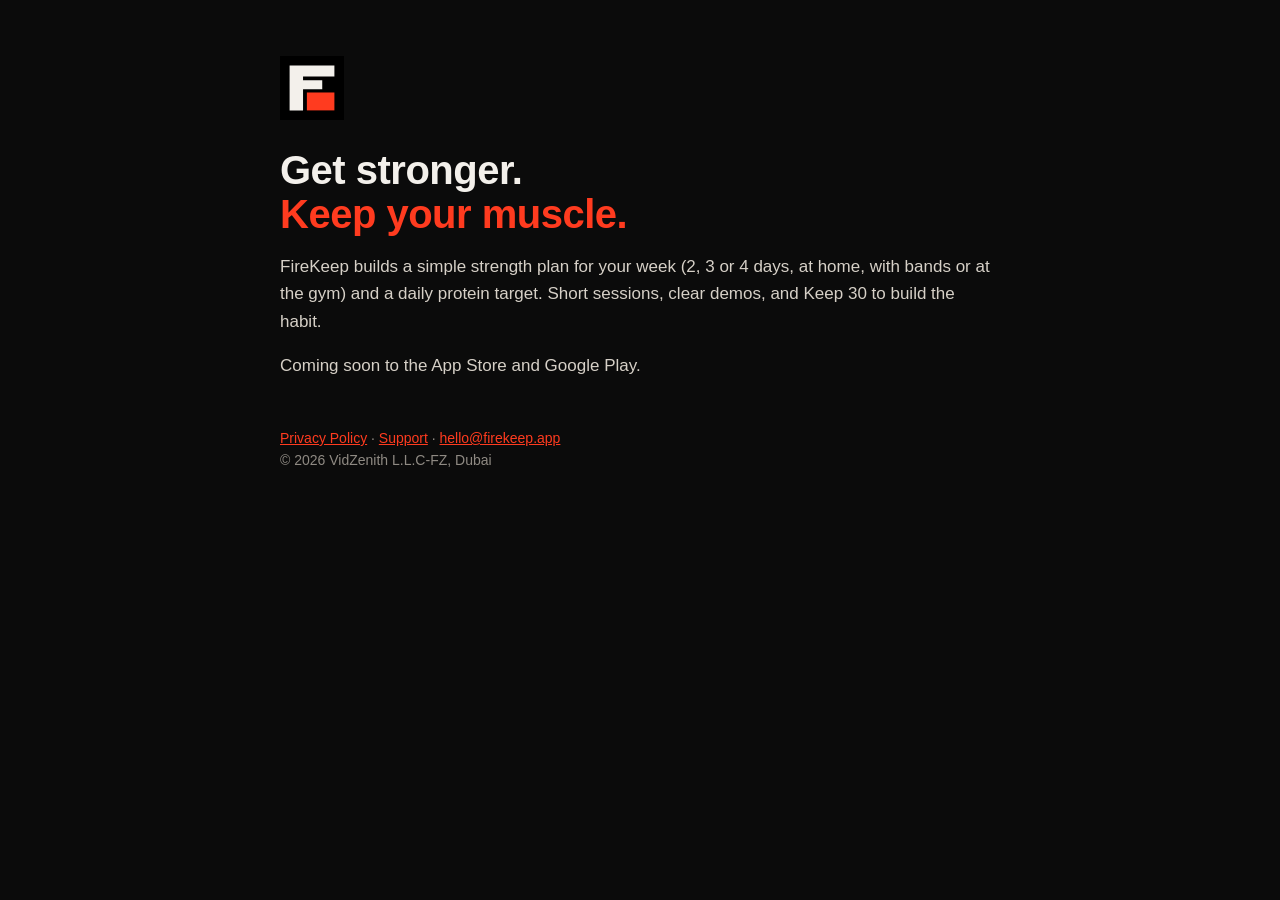
<file: index.html>
<!doctype html>
<html lang="en"><head><meta charset="utf-8"><meta name="viewport" content="width=device-width,initial-scale=1">
<title>FireKeep · Strength & Protein</title>
<meta name="description" content="A simple strength plan and protein tracker for adults. Train 2-4 days a week. Keep your muscle.">
<style>
  :root { color-scheme: dark; }
  body { margin: 0; background: #0b0b0b; color: #f3f0eb; font: 17px/1.6 -apple-system, Helvetica, Arial, sans-serif; }
  main { max-width: 720px; margin: 0 auto; padding: 56px 16px 64px; }
  .logo { width: 64px; height: 64px; }
  h1 { font-size: 40px; line-height: 1.1; margin: 20px 0 8px; letter-spacing: -0.5px; }
  .ember { color: #ff3b1f; } p { color: #d6d0c7; } a { color: #ff3b1f; }
  footer { margin-top: 48px; font-size: 14px; color: #8f8a83; }
</style></head><body><main>
<svg class="logo" viewBox="0 0 100 100" aria-label="FireKeep"><rect width="100" height="100" fill="#000"/><path d="M15 15h70v17H36v6h30v14H36v33H15z" fill="#f3f0eb"/><rect x="42" y="57" width="43" height="28" fill="#ff3b1f"/></svg>
<h1>Get stronger.<br><span class="ember">Keep your muscle.</span></h1>
<p>FireKeep builds a simple strength plan for your week (2, 3 or 4 days, at home, with bands or at the gym) and a daily protein target. Short sessions, clear demos, and Keep 30 to build the habit.</p>
<p>Coming soon to the App Store and Google Play.</p>
<footer><a href="privacy.html">Privacy Policy</a> · <a href="support.html">Support</a> · <a href="mailto:hello@firekeep.app">hello@firekeep.app</a><br>© 2026 VidZenith L.L.C-FZ, Dubai</footer>
</main></body></html>
</file>
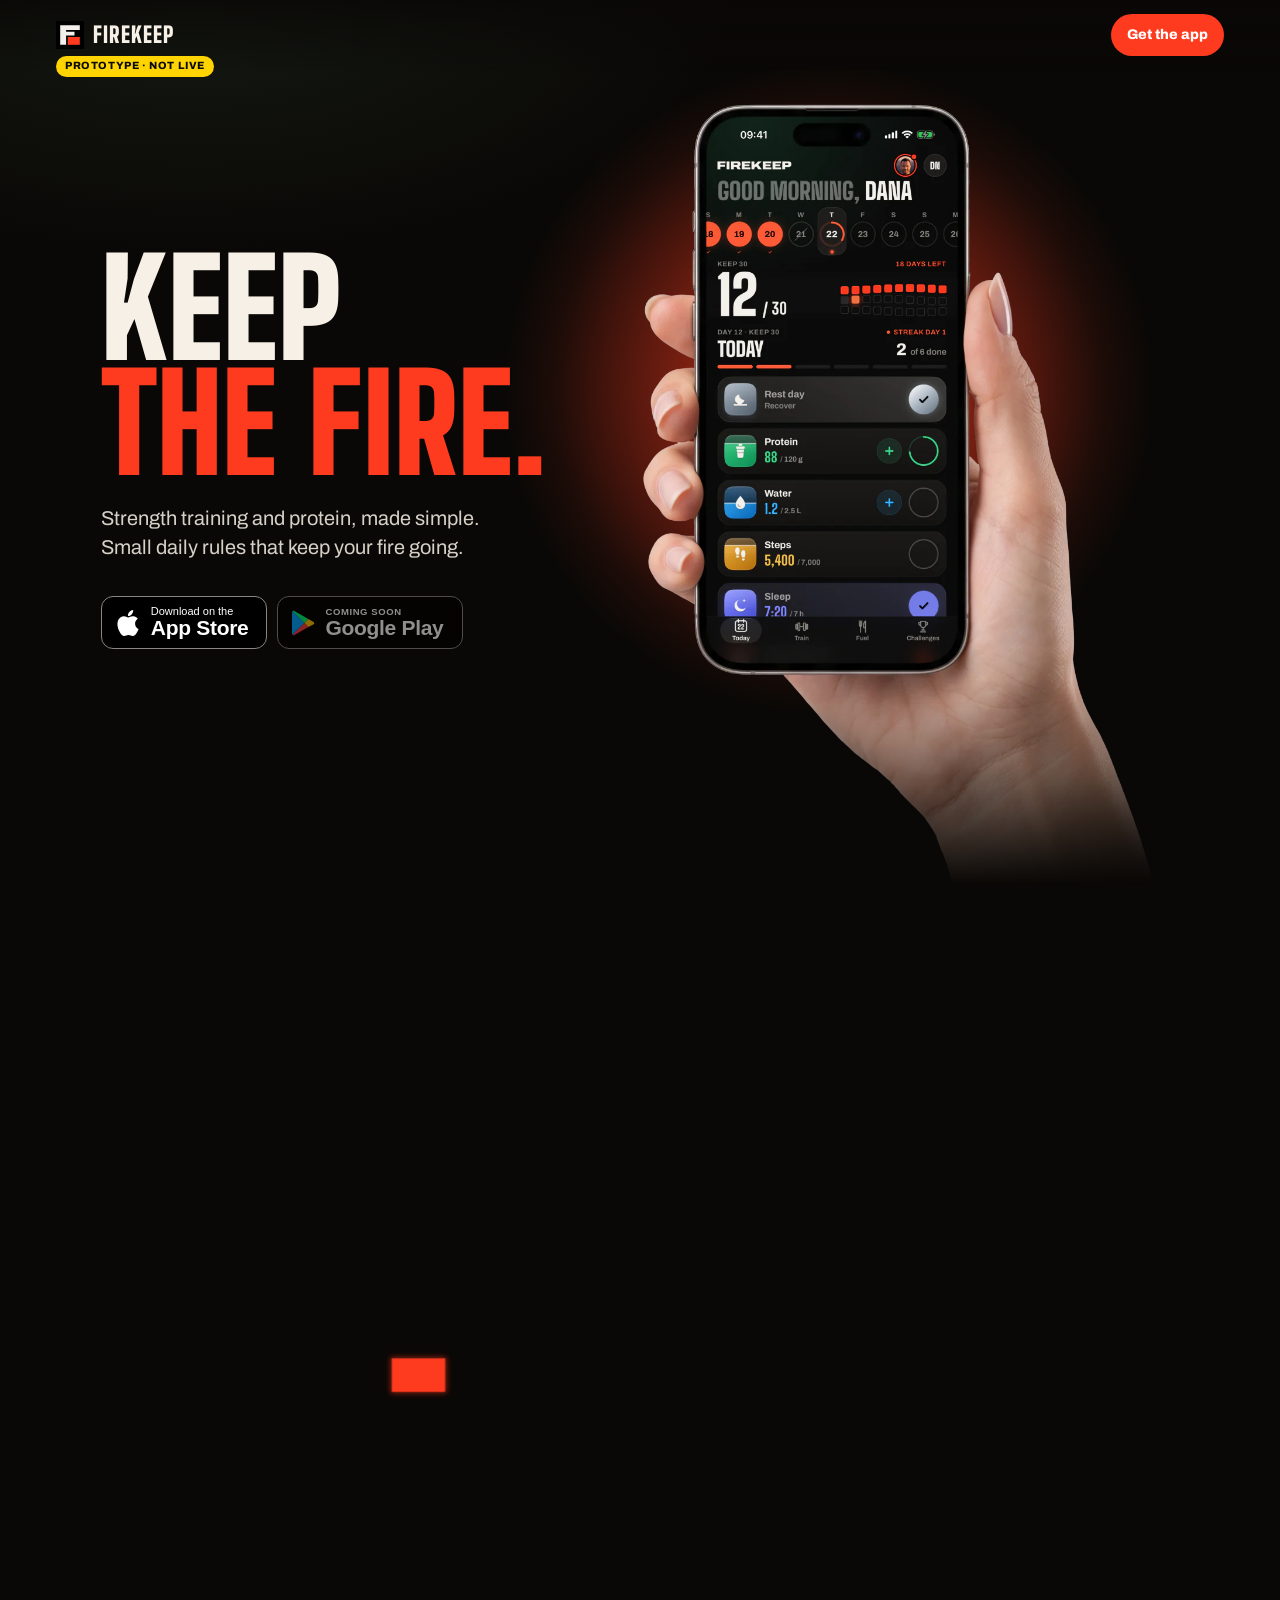
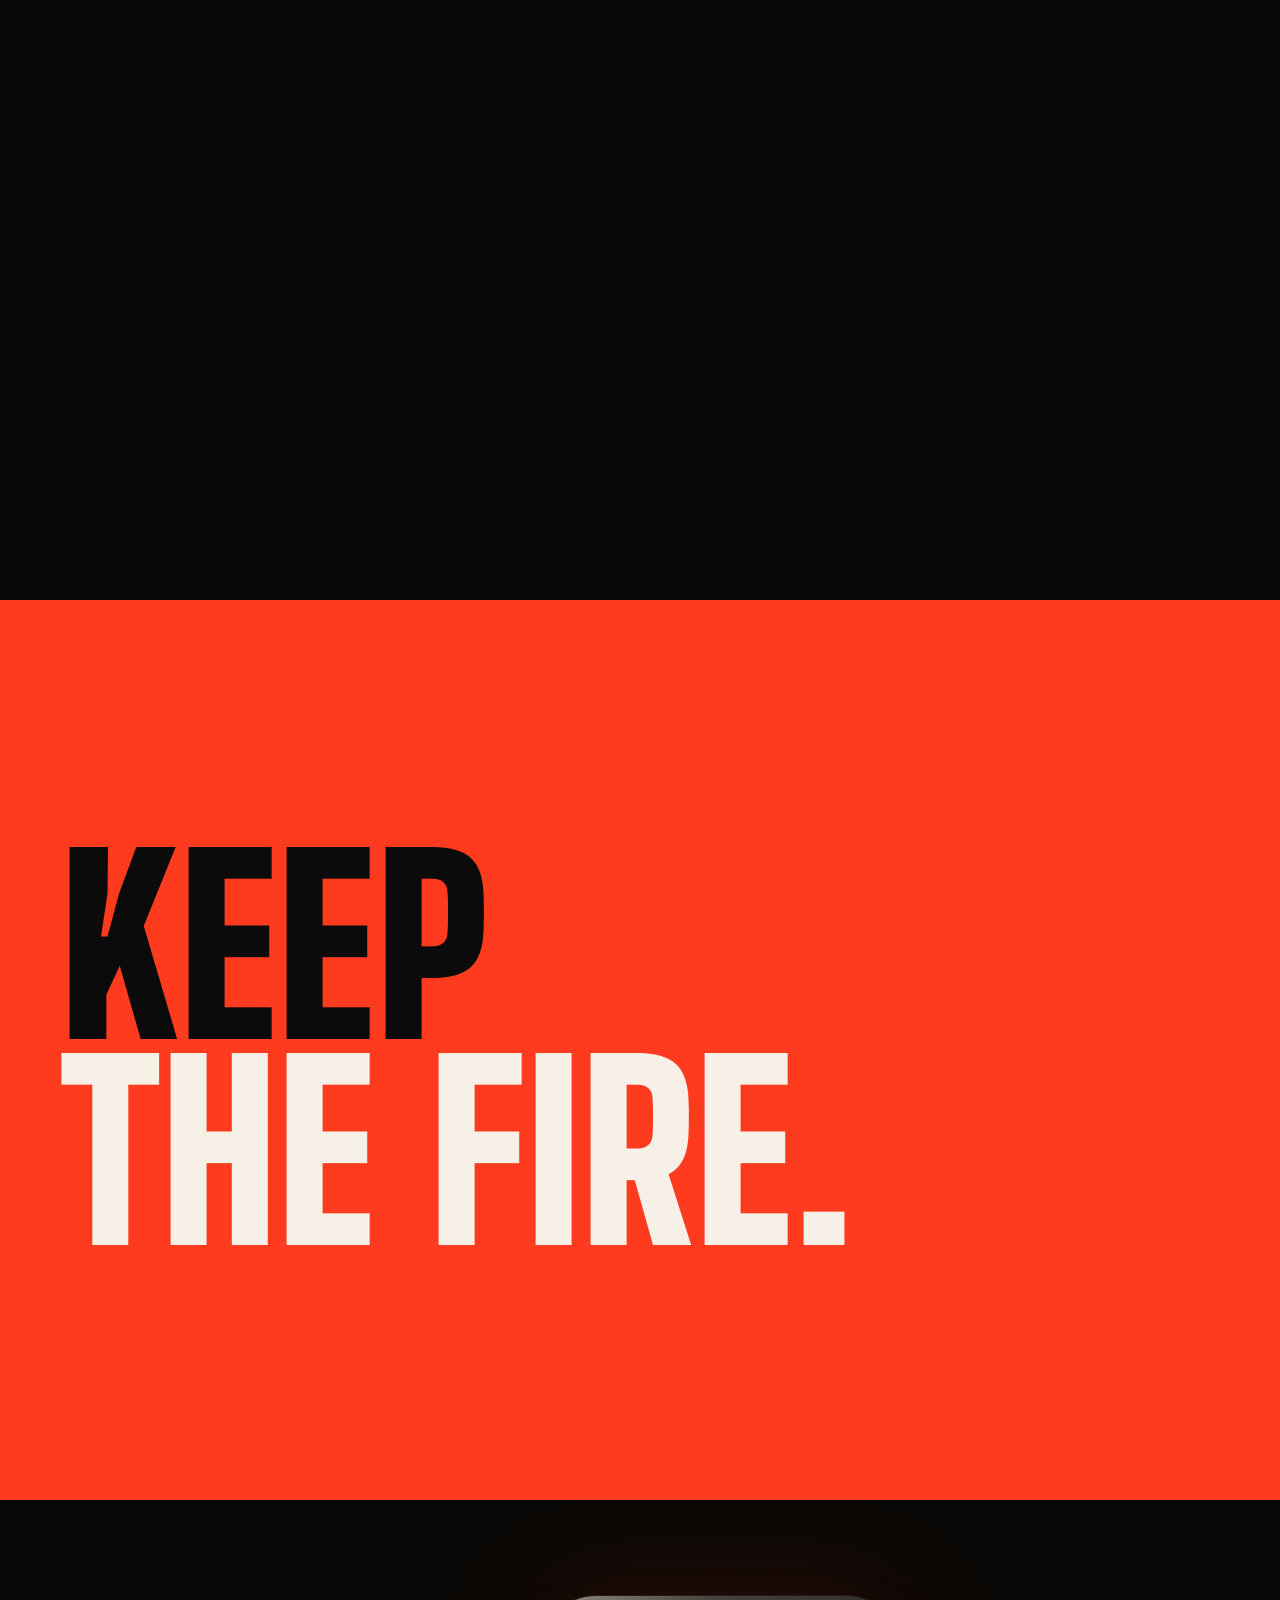
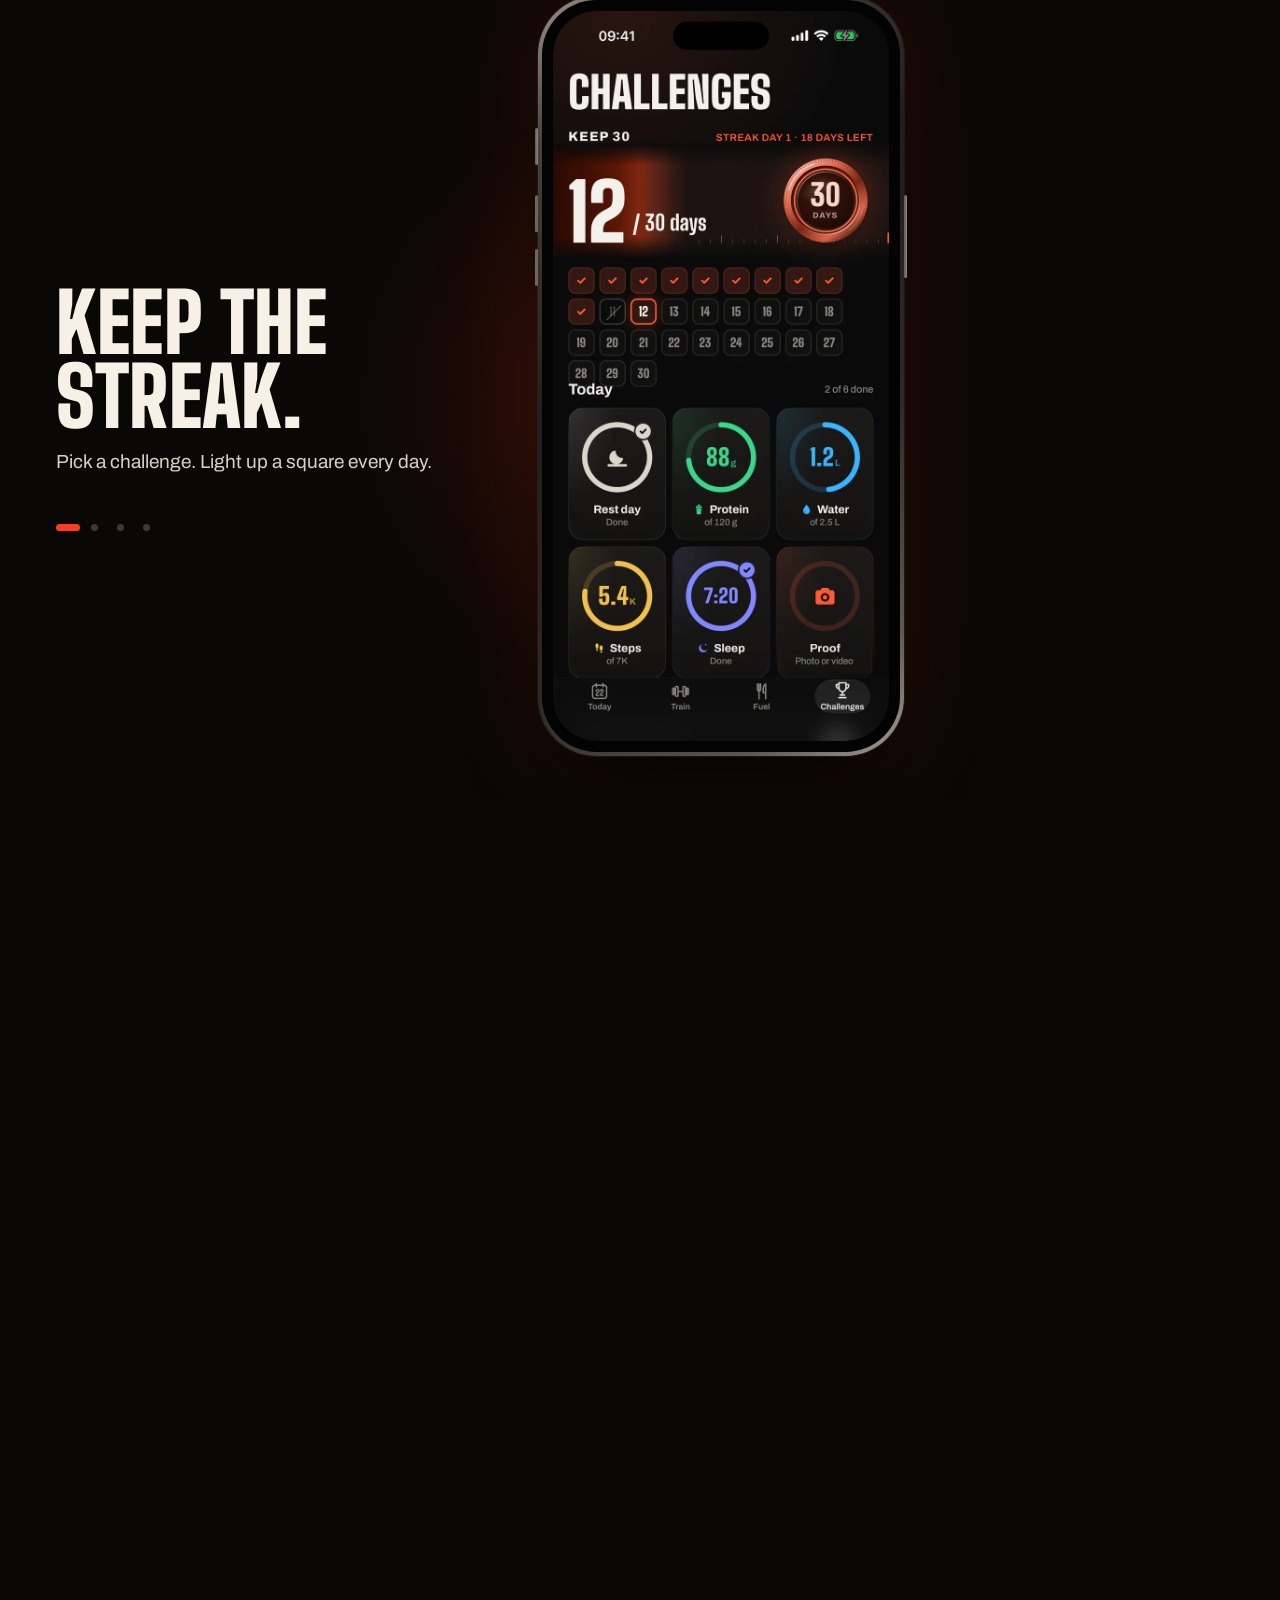
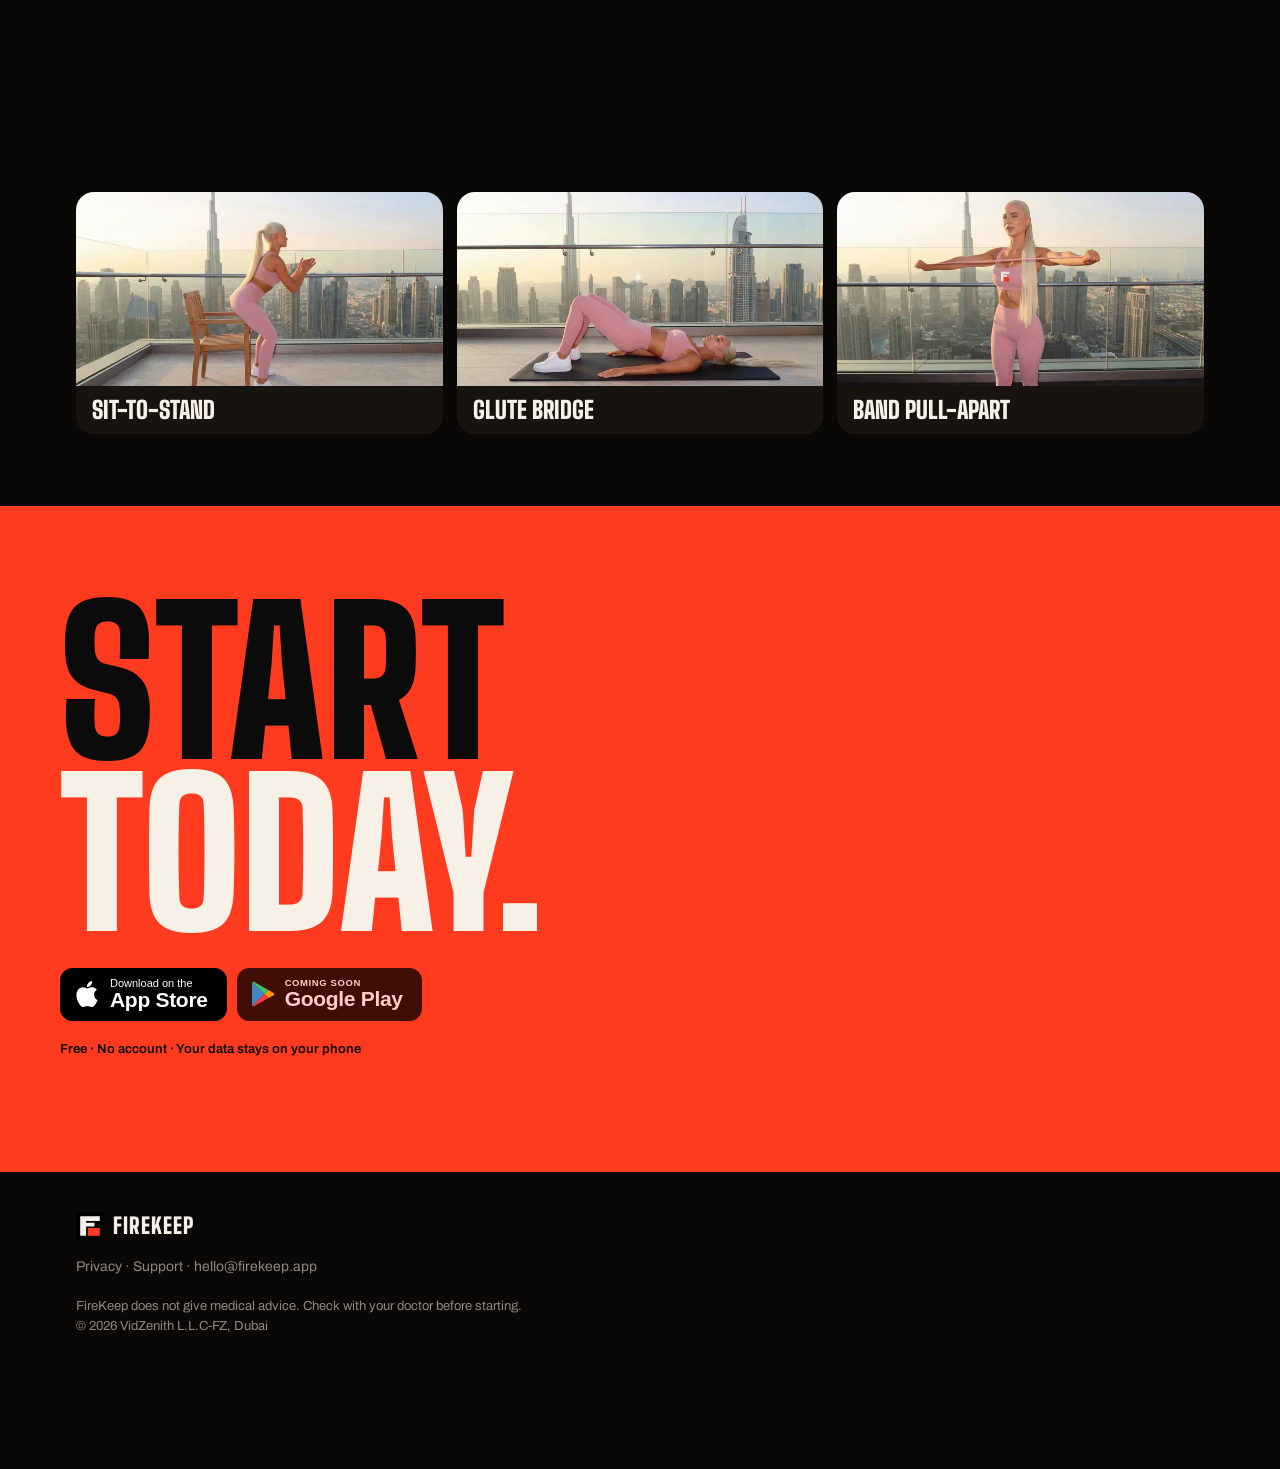
<file: new/index.html>
<!doctype html>
<html lang="en">
<head>
<meta charset="utf-8">
<meta name="viewport" content="width=device-width, initial-scale=1, viewport-fit=cover">
<title>FireKeep · Keep the fire</title>
<meta name="description" content="Strength training and protein, made simple. Small daily rules that keep your fire going. FireKeep is free on iPhone, coming soon to Android.">
<meta name="theme-color" content="#0a0806">
<meta name="robots" content="noindex">
<link rel="stylesheet" href="styles.css">
</head>
<body>
<div class="proto">Prototype · not live</div>

<header class="nav">
  <a class="wm" href="#top" aria-label="FireKeep home"><svg viewBox="0 0 100 100" aria-hidden="true"><rect width="100" height="100" fill="#000"/><path d="M15 15h70v17H36v6h30v14H36v33H15z" fill="#f3f0eb"/><rect x="42" y="57" width="43" height="28" fill="#ff3b1f"/></svg><span>FIREKEEP</span></a>
  <a class="pill" href="#get">Get the app</a>
</header>

<main id="top">

<!-- 1 HERO: headline, what the app does, a hand holding the phone, store badges -->
<section class="hero" aria-labelledby="h1">
  <h1 id="h1">Keep <em>the fire.</em></h1>
  <p class="lede"><span>Strength training and protein, made simple.</span> <span>Small daily rules that keep your fire going.</span></p>
  <!-- transparent cut-out (hand + iPhone + wrist). --phone-x / --phone-y in styles.css = where the phone's centre sits in this image -->
  <figure class="hand">
    <div class="glow" aria-hidden="true"></div>
    <img src="assets/img/app/hero-hand.webp" srcset="assets/img/app/hero-hand.webp 935w, assets/img/app/hero-hand@2x.webp 1400w" sizes="(min-width:1000px) 600px, 110vw" alt="A hand holding an iPhone with the FireKeep Today screen" width="935" height="1600" fetchpriority="high">
  </figure>
  <div class="stores"><a class="badge" href="#get" data-store="ios" aria-label="Download on the App Store"><svg class="ap" viewBox="0 0 24 24" aria-hidden="true"><path d="M12.152 6.896c-.948 0-2.415-1.078-3.96-1.04-2.04.027-3.91 1.183-4.961 3.014-2.117 3.675-.546 9.103 1.519 12.09 1.013 1.454 2.208 3.09 3.792 3.039 1.52-.065 2.09-.987 3.935-.987 1.831 0 2.35.987 3.96.948 1.637-.026 2.676-1.48 3.676-2.948 1.156-1.688 1.636-3.325 1.662-3.415-.039-.013-3.182-1.221-3.22-4.857-.026-3.04 2.48-4.494 2.597-4.559-1.429-2.09-3.623-2.324-4.39-2.376-2-.156-3.675 1.09-4.61 1.09zM15.53 3.83c.843-1.012 1.4-2.427 1.245-3.83-1.207.052-2.662.805-3.532 1.818-.78.896-1.454 2.338-1.273 3.714 1.338.104 2.715-.688 3.559-1.701"/></svg><span><small>Download on the</small><b>App Store</b></span></a><span class="badge soon" data-store="android" aria-label="Google Play, coming soon"><svg class="gp" viewBox="0 0 24 26" aria-hidden="true"><path d="M1.5 1.2 13.4 13 1.5 24.8c-.3-.2-.5-.6-.5-1.1V2.3c0-.5.2-.9.5-1.1z" fill="#00a0ff"/><path d="M17.4 17 13.4 13l4-4 4.8 2.7c1.4.8 1.4 2 0 2.8z" fill="#ffbc00"/><path d="M17.4 17 13.4 13 1.5 24.8c.4.4 1.1.5 1.9.1z" fill="#ff3a44"/><path d="M17.4 9 3.4 1.1C2.6.7 1.9.8 1.5 1.2L13.4 13z" fill="#00f076"/></svg><span><small>Coming soon</small><b>Google Play</b></span></span></div>
</section>

<!-- 2 THE STORY: the ember grows into the demonstrator, the days light up -->
<section class="story" id="story" aria-label="Day by day">
  <div class="stage">
    <div class="heat" aria-hidden="true"></div>
    <div class="redbg" aria-hidden="true"></div>
    <div class="stage-grid">
      <figure class="win" aria-hidden="true">
        <img class="clip on" src="assets/img/clips/slot-sit-to-stand.webp" alt="">
        <img class="clip" src="assets/img/clips/slot-glute-bridge.webp" alt="" loading="lazy">
        <img class="clip" src="assets/img/clips/slot-band-pull-apart.webp" alt="" loading="lazy">
        <figcaption class="who"></figcaption>
      </figure>
      <div class="panel">
        <div class="dayrow">
          <div class="day"><small>Day</small><span class="num">1</span></div>
          <div class="side">
            <p class="line"><img src="assets/img/people/coach-avatar.webp" alt="" width="40" height="40"><span><small>Your coach</small><span class="txt"></span></span></p>
            <div class="blocks" aria-hidden="true"><i>Shake · 25g</i><i>Chicken · 30g</i><i>Yogurt · 15g</i><i>Eggs · 12g</i></div>
          </div>
        </div>
        <div class="g30" aria-hidden="true"><i></i><i></i><i></i><i></i><i></i><i></i><i></i><i></i><i></i><i></i><i></i><i></i><i></i><i></i><i></i><i></i><i></i><i></i><i></i><i></i><i></i><i></i><i></i><i></i><i></i><i></i><i></i><i></i><i></i><i></i></div>
      </div>
    </div>
  </div>
</section>

<!-- 3 KEEP THE FIRE -->
<section class="fire" aria-label="Keep the fire">
  <h2>Keep<br><em>the fire.</em></h2>
</section>

<!-- 4 THE APP: one phone stays pinned while you scroll; each step swaps the screen and the caption.
     Review hook: #app=1..4 jumps to a step. Reduced motion: a plain list. -->
<section class="tour" id="app" aria-label="The app">
  <div class="tour-stage">
    <div class="bezel" aria-hidden="true"></div>
    <article class="step on">
      <div class="cap"><h3>Keep the streak.</h3><p>Pick a challenge. Light up a square every day.</p></div>
      <div class="scr"><img src="assets/img/app/tour-challenges.webp" alt="Challenges screen: your streak, one square for each day" width="720" height="1564" loading="lazy"></div>
    </article>
    <article class="step">
      <div class="cap"><h3>Clear moves.</h3><p>Every move shown, with sets and reps.</p></div>
      <div class="scr"><img src="assets/img/app/tour-workout.webp" alt="Workout screen: a demonstrator shows the session, with each move, its sets and reps" width="720" height="1564" loading="lazy"></div>
    </article>
    <article class="step">
      <div class="cap"><h3>A plan made for&nbsp;you.</h3><p>Gym, home or outdoors. Full session or short.</p></div>
      <div class="scr"><img src="assets/img/app/tour-train.webp" alt="Train screen: this week's plan, with gym, home and outdoor options" width="720" height="1564" loading="lazy"></div>
    </article>
    <article class="step">
      <div class="cap"><h3>Protein first.</h3><p>Protein, carbs, fat and water at a glance.</p></div>
      <div class="scr"><img src="assets/img/app/tour-fuel.webp" alt="Fuel screen: protein, carbs, fat and water for today" width="720" height="1564" loading="lazy"></div>
    </article>
    <div class="dots" role="group" aria-label="App tour steps"><button type="button" aria-label="Challenges" aria-current="step"></button><button type="button" aria-label="Workout"></button><button type="button" aria-label="Train"></button><button type="button" aria-label="Fuel"></button></div>
  </div>
</section>

<!-- 5 MOVES -->
<section class="sec moves" aria-label="Moves">
  <!-- the app's own move clips (looping, silent); a still frame mid-move when Reduce Motion is on -->
  <div class="cards">
    <figure><picture><source media="(prefers-reduced-motion: reduce)" srcset="assets/img/clips/move-sit-to-stand-still.webp"><img src="assets/img/clips/move-sit-to-stand.webp" alt="Sit-to-stand: sitting down to a chair and standing back up" width="720" height="380" loading="lazy"></picture><figcaption>Sit-to-stand</figcaption></figure>
    <figure><picture><source media="(prefers-reduced-motion: reduce)" srcset="assets/img/clips/move-glute-bridge-still.webp"><img src="assets/img/clips/move-glute-bridge.webp" alt="Glute bridge: lying on a mat, lifting the hips" width="720" height="380" loading="lazy"></picture><figcaption>Glute bridge</figcaption></figure>
    <figure><picture><source media="(prefers-reduced-motion: reduce)" srcset="assets/img/clips/move-band-pull-apart-still.webp"><img src="assets/img/clips/move-band-pull-apart.webp" alt="Band pull-apart: arms wide, pulling a band across the chest" width="720" height="380" loading="lazy"></picture><figcaption>Band pull-apart</figcaption></figure>
  </div>
</section>

<!-- 6 DOWNLOAD -->
<section class="final" id="get">
  <h2>Start<br><em>today.</em></h2>
  <div class="final-row"><div class="stores"><a class="badge dark" href="#get" data-store="ios" aria-label="Download on the App Store"><svg class="ap" viewBox="0 0 24 24" aria-hidden="true"><path d="M12.152 6.896c-.948 0-2.415-1.078-3.96-1.04-2.04.027-3.91 1.183-4.961 3.014-2.117 3.675-.546 9.103 1.519 12.09 1.013 1.454 2.208 3.09 3.792 3.039 1.52-.065 2.09-.987 3.935-.987 1.831 0 2.35.987 3.96.948 1.637-.026 2.676-1.48 3.676-2.948 1.156-1.688 1.636-3.325 1.662-3.415-.039-.013-3.182-1.221-3.22-4.857-.026-3.04 2.48-4.494 2.597-4.559-1.429-2.09-3.623-2.324-4.39-2.376-2-.156-3.675 1.09-4.61 1.09zM15.53 3.83c.843-1.012 1.4-2.427 1.245-3.83-1.207.052-2.662.805-3.532 1.818-.78.896-1.454 2.338-1.273 3.714 1.338.104 2.715-.688 3.559-1.701"/></svg><span><small>Download on the</small><b>App Store</b></span></a><span class="badge soon dark" data-store="android" aria-label="Google Play, coming soon"><svg class="gp" viewBox="0 0 24 26" aria-hidden="true"><path d="M1.5 1.2 13.4 13 1.5 24.8c-.3-.2-.5-.6-.5-1.1V2.3c0-.5.2-.9.5-1.1z" fill="#00a0ff"/><path d="M17.4 17 13.4 13l4-4 4.8 2.7c1.4.8 1.4 2 0 2.8z" fill="#ffbc00"/><path d="M17.4 17 13.4 13 1.5 24.8c.4.4 1.1.5 1.9.1z" fill="#ff3a44"/><path d="M17.4 9 3.4 1.1C2.6.7 1.9.8 1.5 1.2L13.4 13z" fill="#00f076"/></svg><span><small>Coming soon</small><b>Google Play</b></span></span></div><div class="qr" aria-hidden="true"><i></i><span>Scan with your<br>iPhone camera</span></div></div>
  <p class="small">Free · No account · Your data stays on your phone</p>
</section>
</main>

<footer class="foot">
  <a class="wm" href="#top"><svg viewBox="0 0 100 100" aria-hidden="true"><rect width="100" height="100" fill="#000"/><path d="M15 15h70v17H36v6h30v14H36v33H15z" fill="#f3f0eb"/><rect x="42" y="57" width="43" height="28" fill="#ff3b1f"/></svg><span>FIREKEEP</span></a>
  <p><a href="https://firekeep.app/privacy.html">Privacy</a> · <a href="https://firekeep.app/support.html">Support</a> · <a href="mailto:hello@firekeep.app">hello@firekeep.app</a></p>
  <p class="small">FireKeep does not give medical advice. Check with your doctor before starting.<br>© 2026 VidZenith L.L.C-FZ, Dubai</p>
</footer>

<div class="sticky-cta"><div class="stores"><a class="badge mini" href="#get" data-store="ios" aria-label="Download on the App Store"><svg class="ap" viewBox="0 0 24 24" aria-hidden="true"><path d="M12.152 6.896c-.948 0-2.415-1.078-3.96-1.04-2.04.027-3.91 1.183-4.961 3.014-2.117 3.675-.546 9.103 1.519 12.09 1.013 1.454 2.208 3.09 3.792 3.039 1.52-.065 2.09-.987 3.935-.987 1.831 0 2.35.987 3.96.948 1.637-.026 2.676-1.48 3.676-2.948 1.156-1.688 1.636-3.325 1.662-3.415-.039-.013-3.182-1.221-3.22-4.857-.026-3.04 2.48-4.494 2.597-4.559-1.429-2.09-3.623-2.324-4.39-2.376-2-.156-3.675 1.09-4.61 1.09zM15.53 3.83c.843-1.012 1.4-2.427 1.245-3.83-1.207.052-2.662.805-3.532 1.818-.78.896-1.454 2.338-1.273 3.714 1.338.104 2.715-.688 3.559-1.701"/></svg><span><small>Download on the</small><b>App Store</b></span></a><span class="badge soon mini" data-store="android" aria-label="Google Play, coming soon"><svg class="gp" viewBox="0 0 24 26" aria-hidden="true"><path d="M1.5 1.2 13.4 13 1.5 24.8c-.3-.2-.5-.6-.5-1.1V2.3c0-.5.2-.9.5-1.1z" fill="#00a0ff"/><path d="M17.4 17 13.4 13l4-4 4.8 2.7c1.4.8 1.4 2 0 2.8z" fill="#ffbc00"/><path d="M17.4 17 13.4 13 1.5 24.8c.4.4 1.1.5 1.9.1z" fill="#ff3a44"/><path d="M17.4 9 3.4 1.1C2.6.7 1.9.8 1.5 1.2L13.4 13z" fill="#00f076"/></svg><span><small>Coming soon</small><b>Google Play</b></span></span></div></div>

<script src="app.js" defer></script>
</body>
</html>
</file>
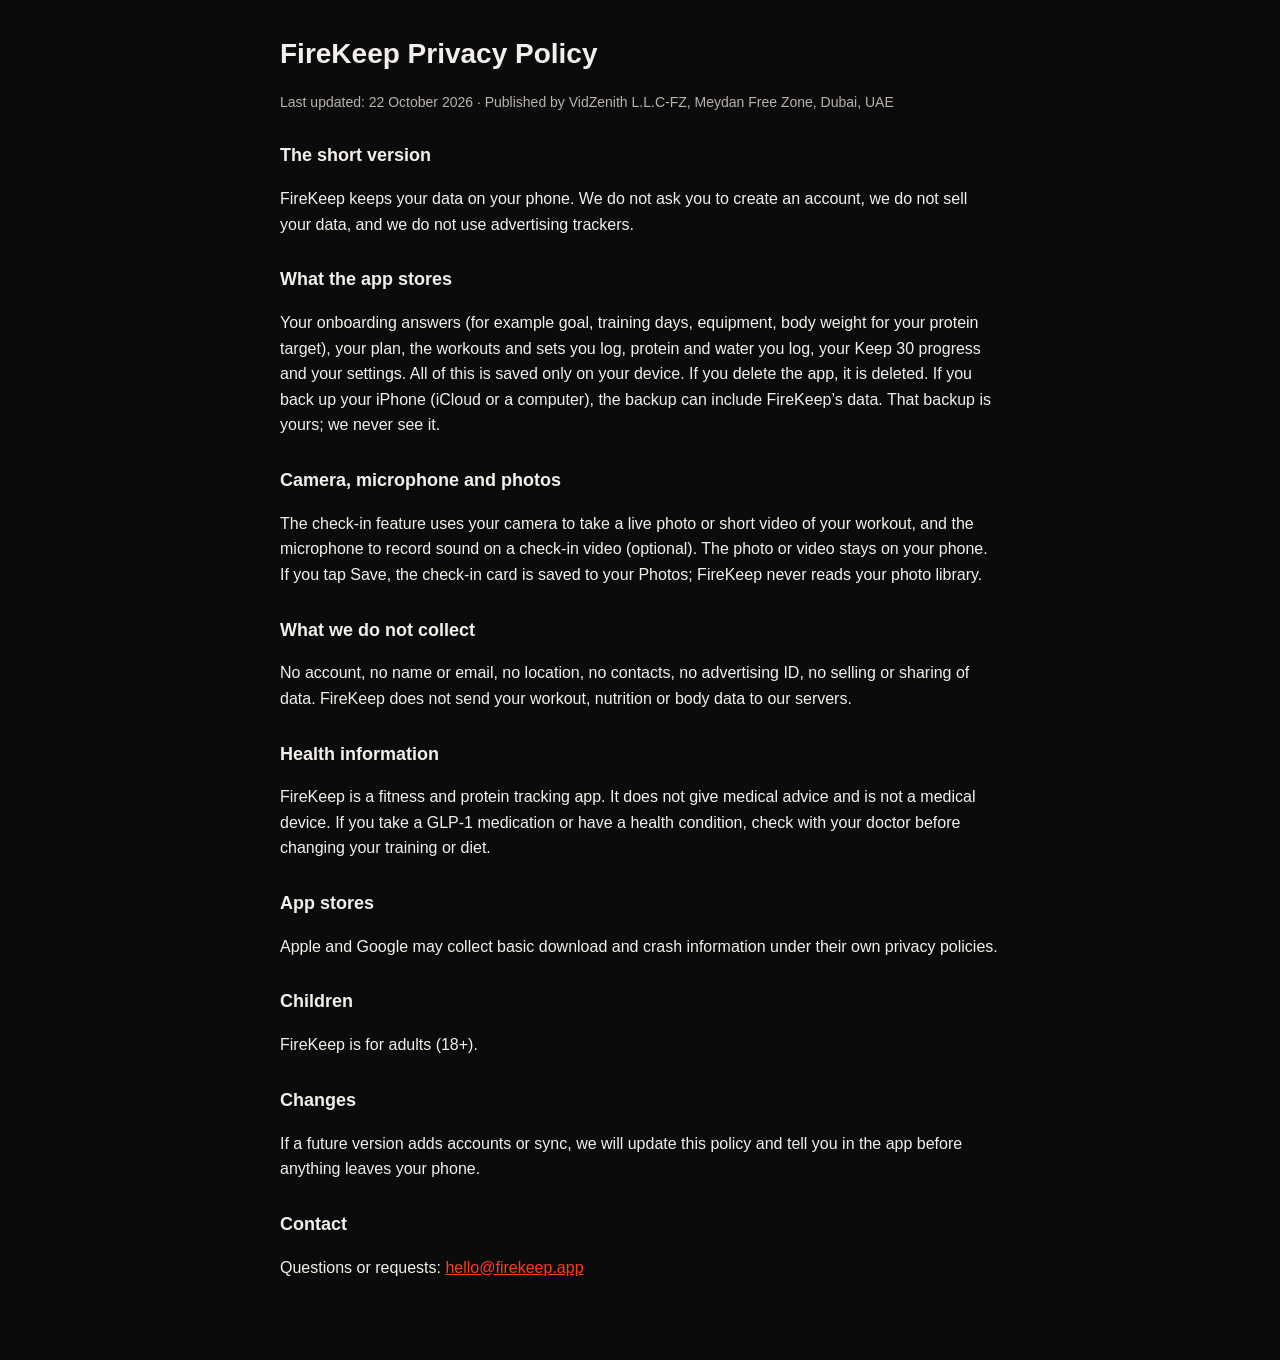
<file: privacy.html>
<!doctype html>
<html lang="en"><head><meta charset="utf-8"><meta name="viewport" content="width=device-width,initial-scale=1">
<title>FireKeep · Privacy Policy</title>
<style>
  :root { color-scheme: dark; }
  body { margin: 0; background: #0b0b0b; color: #f3f0eb; font: 16px/1.6 -apple-system, Helvetica, Arial, sans-serif; }
  main { max-width: 720px; margin: 0 auto; padding: 32px 16px 64px; }
  h1 { font-size: 28px; margin: 0 0 4px; } h2 { font-size: 18px; margin: 28px 0 6px; }
  .muted { color: #b9b3aa; font-size: 14px; } a { color: #ff3b1f; }
</style></head><body><main>
<h1>FireKeep Privacy Policy</h1>
<p class="muted">Last updated: 22 October 2026 · Published by VidZenith L.L.C-FZ, Meydan Free Zone, Dubai, UAE</p>

<h2>The short version</h2>
<p>FireKeep keeps your data on your phone. We do not ask you to create an account, we do not sell your data, and we do not use advertising trackers.</p>

<h2>What the app stores</h2>
<p>Your onboarding answers (for example goal, training days, equipment, body weight for your protein target), your plan, the workouts and sets you log, protein and water you log, your Keep 30 progress and your settings. All of this is saved only on your device. If you delete the app, it is deleted. If you back up your iPhone (iCloud or a computer), the backup can include FireKeep’s data. That backup is yours; we never see it.</p>

<h2>Camera, microphone and photos</h2>
<p>The check-in feature uses your camera to take a live photo or short video of your workout, and the microphone to record sound on a check-in video (optional). The photo or video stays on your phone. If you tap Save, the check-in card is saved to your Photos; FireKeep never reads your photo library.</p>

<h2>What we do not collect</h2>
<p>No account, no name or email, no location, no contacts, no advertising ID, no selling or sharing of data. FireKeep does not send your workout, nutrition or body data to our servers.</p>

<h2>Health information</h2>
<p>FireKeep is a fitness and protein tracking app. It does not give medical advice and is not a medical device. If you take a GLP-1 medication or have a health condition, check with your doctor before changing your training or diet.</p>

<h2>App stores</h2>
<p>Apple and Google may collect basic download and crash information under their own privacy policies.</p>

<h2>Children</h2>
<p>FireKeep is for adults (18+).</p>

<h2>Changes</h2>
<p>If a future version adds accounts or sync, we will update this policy and tell you in the app before anything leaves your phone.</p>

<h2>Contact</h2>
<p>Questions or requests: <a href="mailto:hello@firekeep.app">hello@firekeep.app</a></p>
</main></body></html>
</file>
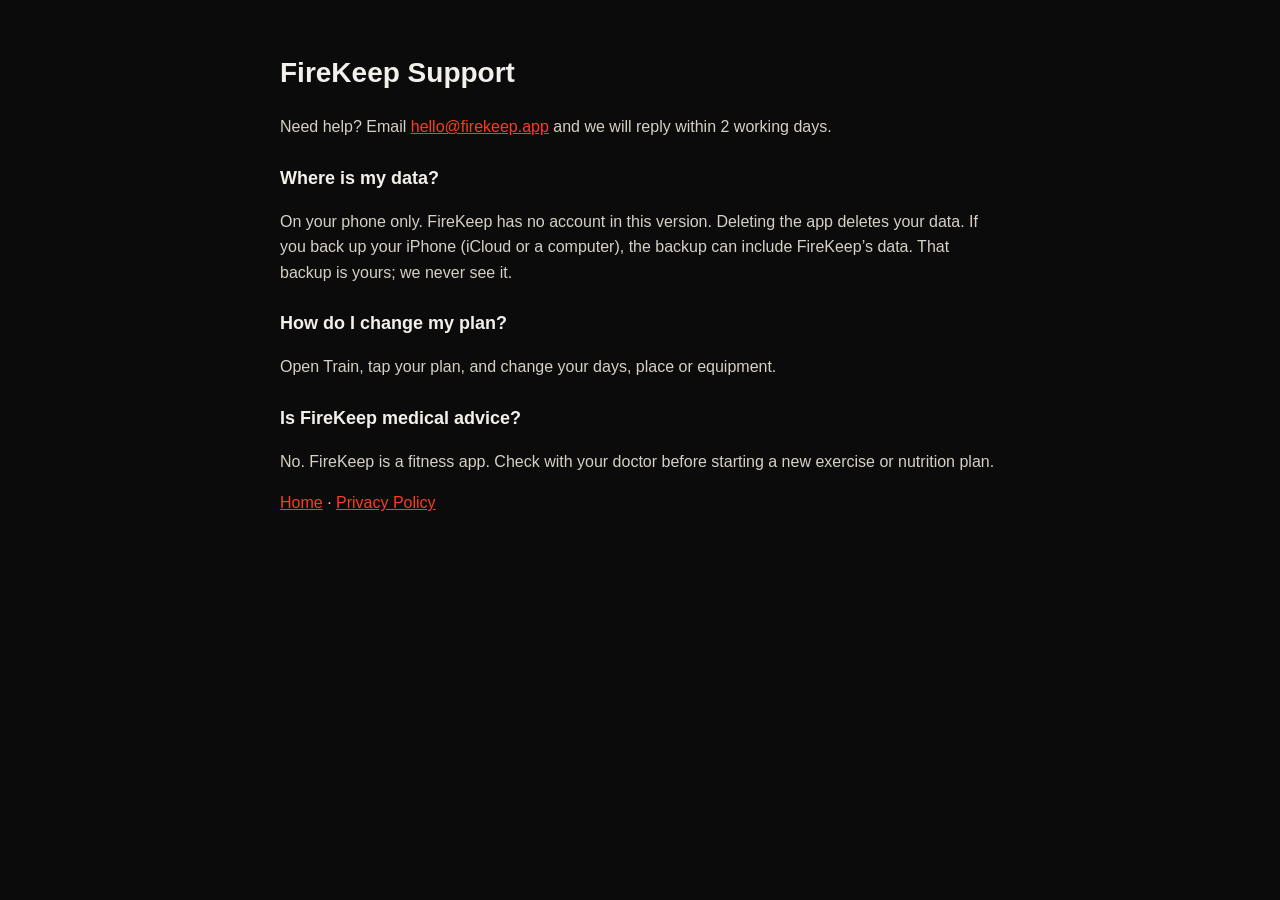
<file: support.html>
<!doctype html>
<html lang="en"><head><meta charset="utf-8"><meta name="viewport" content="width=device-width,initial-scale=1">
<title>FireKeep · Support</title>
<style>:root{color-scheme:dark}body{margin:0;background:#0b0b0b;color:#f3f0eb;font:16px/1.6 -apple-system,Helvetica,Arial,sans-serif}main{max-width:720px;margin:0 auto;padding:32px 16px 64px}h1{font-size:28px}h2{font-size:18px;margin-top:24px}a{color:#ff3b1f}p{color:#d6d0c7}</style></head><body><main>
<h1>FireKeep Support</h1>
<p>Need help? Email <a href="mailto:hello@firekeep.app">hello@firekeep.app</a> and we will reply within 2 working days.</p>
<h2>Where is my data?</h2><p>On your phone only. FireKeep has no account in this version. Deleting the app deletes your data. If you back up your iPhone (iCloud or a computer), the backup can include FireKeep’s data. That backup is yours; we never see it.</p>
<h2>How do I change my plan?</h2><p>Open Train, tap your plan, and change your days, place or equipment.</p>
<h2>Is FireKeep medical advice?</h2><p>No. FireKeep is a fitness app. Check with your doctor before starting a new exercise or nutrition plan.</p>
<p><a href="index.html">Home</a> · <a href="privacy.html">Privacy Policy</a></p>
</main></body></html>
</file>
<file: new/styles.css>
@font-face{font-family:"Big Shoulders";src:url(assets/fonts/BigShouldersDisplay_900Black.woff2) format("woff2"),url(assets/fonts/BigShouldersDisplay_900Black.ttf) format("truetype");font-weight:900;font-display:swap}
@font-face{font-family:Archivo;src:url(assets/fonts/Archivo_400Regular.woff2) format("woff2"),url(assets/fonts/Archivo_400Regular.ttf) format("truetype");font-weight:400;font-display:swap}
@font-face{font-family:Archivo;src:url(assets/fonts/Archivo_600SemiBold.woff2) format("woff2"),url(assets/fonts/Archivo_600SemiBold.ttf) format("truetype");font-weight:600;font-display:swap}
@font-face{font-family:Archivo;src:url(assets/fonts/Archivo_800ExtraBold.woff2) format("woff2"),url(assets/fonts/Archivo_800ExtraBold.ttf) format("truetype");font-weight:800;font-display:swap}

:root{
  --coal:#0b0b0b;--coal2:#17140f;--ink:#0a0806;--bone:#f6f0e6;--oat:#efe5d3;--heat:#ff3b1f;--muted:#b9b2a8;
  --display:"Big Shoulders",Impact,"Arial Narrow",sans-serif;
  --body:Archivo,-apple-system,Helvetica,Arial,sans-serif;
  --gut:20px;
}
*{box-sizing:border-box}
html{-webkit-text-size-adjust:100%;scroll-behavior:smooth}
body{margin:0;background:var(--ink);color:var(--bone);font:17px/1.55 var(--body);-webkit-font-smoothing:antialiased;overflow-x:hidden}
img{max-width:100%;display:block}
a{color:inherit}
h1,h2{font-family:var(--display);font-weight:900;text-transform:uppercase;letter-spacing:.2px;margin:0;line-height:.86}
em{font-style:normal;color:var(--heat)}

/* nav */
.nav{position:fixed;top:0;left:0;right:0;z-index:50;display:flex;align-items:center;justify-content:space-between;padding:14px var(--gut);padding-top:max(14px,env(safe-area-inset-top));background:linear-gradient(180deg,rgba(10,8,6,.85),rgba(10,8,6,0));transition:background .3s}
.nav.solid{background:rgba(10,8,6,.88);-webkit-backdrop-filter:blur(12px);backdrop-filter:blur(12px)}
.wm{display:flex;align-items:center;gap:9px;text-decoration:none;font:900 22px/1 var(--display);letter-spacing:1px}
.wm svg{width:28px;height:28px}
.proto{position:fixed;top:calc(max(14px,env(safe-area-inset-top)) + 42px);left:var(--gut);z-index:60;background:#ffd400;color:#0b0b0b;font:800 10.5px/1 var(--body);letter-spacing:.6px;text-transform:uppercase;padding:5px 9px;border-radius:999px;pointer-events:none;white-space:nowrap}
.pill{background:var(--heat);color:#fff;text-decoration:none;font-weight:800;font-size:14px;padding:10px 16px;border-radius:999px;min-height:40px;display:inline-flex;align-items:center}

/* store badges: App Store live, Google Play coming soon */
.stores{display:flex;flex-wrap:wrap;gap:10px}
.badge{display:inline-flex;align-items:center;gap:10px;background:#000;color:#fff;border:1.5px solid #8a8580;border-radius:12px;padding:9px 18px 9px 13px;text-decoration:none;font-family:-apple-system,Helvetica,Arial,sans-serif;line-height:1.05;min-height:52px}
.badge .ap{width:26px;height:26px;fill:currentColor}
.badge .gp{width:24px;height:26px}
.badge small{display:block;font-size:11px}.badge b{font-size:21px;font-weight:600;letter-spacing:-.3px}
.badge.soon{opacity:.55;cursor:default}
.badge.soon small{text-transform:uppercase;letter-spacing:.6px;font-weight:700;font-size:9.5px}
.badge.dark{border-color:#000}.badge.dark.soon{opacity:.75}
.badge.mini{min-height:44px;padding:6px 12px 6px 9px;gap:7px;border-color:#3a3632}
.badge.mini b{font-size:16px}.badge.mini small{font-size:9px}.badge.mini .ap{width:20px;height:20px}.badge.mini .gp{width:18px;height:20px}
@media (max-width:420px){.stores .badge:not(.mini){padding:8px 13px 8px 10px;min-height:48px;gap:8px}.stores .badge:not(.mini) b{font-size:17px}.stores .badge:not(.mini) .ap{width:22px;height:22px}.stores .badge:not(.mini) .gp{width:20px;height:22px}}

/* hero: headline, what the app does, a hand holding the phone (wrist runs off the bottom), store badges.
   --phone-x / --phone-y: the phone's centre inside hero-hand.webp (0-1), so the phone itself sits centred. */
.hero{--phone-x:.35;--phone-y:.31;--bleed:150px;position:relative;height:100svh;min-height:640px;max-height:1080px;display:flex;flex-direction:column;align-items:center;text-align:center;padding:88px var(--gut) 24px;overflow:hidden;
  background:radial-gradient(60% 40% at 15% 0%,rgba(31,42,31,.5),transparent 70%)}
.hero h1{position:relative;z-index:2;font-size:clamp(54px,15vw,150px)}
.lede{position:relative;z-index:2;max-width:24em;margin:12px auto 0;font-size:16px;line-height:1.45;color:#d6d0c7;text-wrap:balance}
.lede span{display:block}
.hand{position:relative;flex:1 1 auto;min-height:0;width:100%;margin:6px 0 0}
.hand img{position:absolute;top:0;left:50%;height:calc(100% + var(--bleed));width:auto;max-width:none;translate:calc(var(--phone-x)*-100%) 0;user-select:none;
  -webkit-mask-image:linear-gradient(180deg,#000 58%,transparent 90%);mask-image:linear-gradient(180deg,#000 58%,transparent 90%)}
.glow{position:absolute;left:50%;top:calc((100% + var(--bleed))*var(--phone-y));height:calc((100% + var(--bleed))*.78);aspect-ratio:1;translate:-50% -50%;border-radius:50%;pointer-events:none;
  background:radial-gradient(closest-side,rgba(255,59,31,.85),rgba(255,59,31,.34) 46%,rgba(255,59,31,.08) 68%,transparent 80%);animation:breathe 5s ease-in-out infinite}
@keyframes breathe{0%,100%{opacity:.7;scale:.95}50%{opacity:1;scale:1.04}}
.hero .stores{position:relative;z-index:2;justify-content:center;margin-top:12px}

/* story: the ember grows into the demonstrator, the days fill */
.story{position:relative;height:500svh}
.stage{position:sticky;top:0;height:100svh;overflow:hidden;background:var(--ink)}
.heat{position:absolute;inset:0;background:radial-gradient(130% 75% at 50% 105%,#f6b26b 0%,#ff6a2a 14%,#ff3b1f 30%,#a3200e 52%,#2a0d06 80%,#0a0806 100%);opacity:calc(var(--warm,0)*.92)}
.redbg{position:absolute;inset:0;background:var(--heat);opacity:var(--red,0)}
.stage-grid{position:relative;height:100%;padding:78px var(--gut) 92px;display:flex;flex-direction:column;justify-content:center;gap:22px}
.win{--W:min(calc(100vw - 2*var(--gut)),460px);position:relative;margin:0 auto;width:var(--W);aspect-ratio:16/10;flex:none;background:var(--heat);border:5px solid var(--heat);
  transform:scale(var(--grow,.09));transform-origin:50% 50%;box-shadow:0 0 calc(30px + 30px*var(--glow,1)) calc(6px + 8px*var(--glow,1)) rgba(255,59,31,.5);will-change:transform}
.win .clip{position:absolute;inset:0;width:100%;height:100%;object-fit:cover;opacity:0;transition:opacity .35s}
.win .clip.on{opacity:var(--reveal,0)}
.win .who{position:absolute;left:10px;bottom:10px;background:rgba(0,0,0,.6);color:#fff;font:700 12px/1 var(--body);padding:6px 10px;border-radius:999px;opacity:var(--reveal,0)}
.panel{display:flex;flex-direction:column;gap:20px;opacity:var(--reveal,0)}
.dayrow{display:flex;gap:18px;align-items:flex-start}
.day{font:900 104px/.8 var(--display);min-width:2.1ch}
.day small{display:block;font-size:28px;line-height:1;letter-spacing:2px;color:var(--heat);margin-bottom:10px}
.side{flex:1;min-width:0;display:flex;flex-direction:column;gap:12px;padding-top:4px}
.line{margin:0;display:flex;gap:10px;align-items:flex-start;font-size:16px;font-weight:600;line-height:1.35}
.line img{width:40px;height:40px;border-radius:50%;object-fit:cover;object-position:top;border:2px solid var(--heat);flex:none}
.line small{display:block;font-size:11px;letter-spacing:1.5px;font-weight:800;text-transform:uppercase;color:var(--heat);margin-bottom:2px}
.blocks{display:flex;flex-direction:column;gap:5px}
.blocks i{font-style:normal;height:24px;display:flex;align-items:center;padding:0 9px;background:var(--bone);color:var(--coal);font-size:12px;font-weight:800;text-transform:uppercase;letter-spacing:.4px;opacity:0;transform:translateY(-14px);transition:opacity .3s,transform .35s cubic-bezier(.3,1.6,.5,1)}
.blocks i.in{opacity:1;transform:none}
.g30{display:grid;grid-template-columns:repeat(10,1fr);gap:5px}
.g30 i{aspect-ratio:1;background:#2a2622;transition:background .25s,box-shadow .25s}
.g30 i.on{background:var(--heat);box-shadow:0 0 8px rgba(255,59,31,.7)}

/* keep the fire: the story lands here, full orange */
.fire{background:var(--heat);color:var(--coal);min-height:100svh;display:flex;align-items:center;padding:80px var(--gut)}
.fire h2{font-size:clamp(96px,30vw,240px);max-width:1160px;width:100%;margin:0 auto}
.fire h2 em{color:var(--bone)}

/* the app: one phone stays pinned, each step wipes in the next screen and swaps the caption.
   --S = screen width; the bezel and the screens share one grid cell, so they line up without absolute positioning. */
.tour{--S:min(calc((100svh - 298px)/2.2),76vw,330px);--b:calc(var(--S)*.032);--ti:max(2px,calc(var(--S)*.012));--r:calc(var(--S)*.13);position:relative;height:380svh}
.tour-stage{position:sticky;top:0;height:100svh;overflow:hidden;display:grid;justify-items:center;align-content:center;row-gap:14px;
  grid-template-areas:"cap" "dots" "phone";padding:80px var(--gut) 18px;
  background:radial-gradient(45% 38% at 50% 64%,rgba(255,59,31,.16),transparent 72%)}
.step{display:contents}
.cap{grid-area:cap;align-self:end;text-align:center;width:min(100%,24em);opacity:0;transform:translateY(-10px);transition:opacity .15s ease,transform .25s ease}
.step:not(.on):not(.past) .cap{transform:translateY(14px)}
.step.on .cap{opacity:1;transform:none;transition:opacity .3s ease .18s,transform .45s cubic-bezier(.2,.7,.2,1) .18s}
.cap h3{margin:0;font:900 44px/.9 var(--display);text-transform:uppercase;letter-spacing:.2px;text-wrap:balance}
.cap p{margin:8px 0 0;font-size:15px;line-height:1.4;color:#d6d0c7;text-wrap:pretty}
.bezel{grid-area:phone;place-self:center;position:relative;box-sizing:content-box;width:calc(var(--S) + 2*var(--b));height:calc(var(--S)*2.1727 + 2*var(--b));border:var(--ti) solid transparent;border-radius:calc(var(--r) + var(--b) + var(--ti));
  background:linear-gradient(#030303,#030303) padding-box,linear-gradient(140deg,#9a938b 0%,#46413c 14%,#211f1d 40%,#2c2926 66%,#5e5852 88%,#a39c94 100%) border-box;
  box-shadow:0 0 0 1px rgba(255,255,255,.06),0 50px 90px -30px rgba(0,0,0,.9),0 0 110px rgba(255,59,31,.16)}
.bezel::before,.bezel::after{content:"";position:absolute;width:3px;border-radius:2px;background:linear-gradient(90deg,#5e5852,#8f8881)}
.bezel::before{right:100%;margin-right:var(--ti);top:17%;height:5%;box-shadow:0 calc(var(--S)*.2) 0 #6c665f,0 calc(var(--S)*.36) 0 #6c665f}
.bezel::after{left:100%;margin-left:var(--ti);top:26%;height:11%}
.scr{grid-area:phone;place-self:center;z-index:1;width:var(--S);aspect-ratio:1320/2868;overflow:hidden;border-radius:var(--r);clip-path:inset(100% 0 0 0 round var(--r));transition:clip-path .7s cubic-bezier(.65,0,.25,1)}
.scr img{width:100%;height:100%;object-fit:cover;transform:translateY(7%);transition:transform .8s cubic-bezier(.2,.7,.2,1)}
.step.on .scr,.step.past .scr{clip-path:inset(0 0 0 0 round var(--r))}
.step.on .scr img,.step.past .scr img{transform:none}
.dots{grid-area:dots;display:flex;gap:2px}
.dots button{width:24px;height:24px;padding:0;border:0;background:none;display:grid;place-items:center;cursor:pointer}
.dots button::before{content:"";width:7px;height:7px;border-radius:99px;background:#3d3833;transition:width .3s ease,background .3s ease}
.dots button[aria-current]::before{width:24px;background:var(--heat)}
.dots button:focus-visible{outline:2px solid var(--heat);outline-offset:2px;border-radius:6px}

/* sections */
.sec{padding:72px var(--gut);max-width:1240px;margin:0 auto}
.cards{display:grid;gap:14px}
.cards figure{margin:0;background:var(--coal2);border-radius:18px;overflow:hidden}
.cards picture{display:block}
.cards img{width:100%;height:auto;aspect-ratio:720/380;object-fit:cover}
.cards figcaption{padding:12px 16px;font:900 24px/1 var(--display);text-transform:uppercase}

.final{background:var(--heat);color:var(--coal);padding:90px var(--gut) 100px}
.final h2{font-size:clamp(88px,26vw,200px);max-width:1160px;margin:0 auto 28px}
.final h2 em{color:var(--bone)}
.final-row,.final .small{max-width:1160px;margin-left:auto;margin-right:auto}
.final-row{display:flex;align-items:center;gap:22px;flex-wrap:wrap}
.qr{display:none;align-items:center;gap:12px;font-size:13px;font-weight:600}
.qr i{width:72px;height:72px;background:repeating-conic-gradient(#0b0b0b 0 25%,#f3f0eb 0 50%) 0 0/18px 18px;border:5px solid #f3f0eb}
.small{font-size:13px;margin-top:18px;font-weight:600}

.foot{padding:40px var(--gut) 120px;color:#8f887f;font-size:14px;max-width:1240px;margin:0 auto}
.foot a{text-decoration:none}.foot .wm{color:var(--bone);margin-bottom:16px}
.foot .small{font-weight:400}

.sticky-cta{position:fixed;left:12px;right:12px;bottom:max(12px,env(safe-area-inset-bottom));z-index:55;display:flex;justify-content:center;background:rgba(11,11,11,.94);border:1px solid #2a2825;border-radius:16px;padding:8px;transform:translateY(140%);transition:transform .35s ease}
.sticky-cta.show{transform:none}

/* short phone screens (Safari with toolbars, iPhone SE): smaller headline, no caption line, bigger phone */
@media (max-width:899px) and (max-height:760px){
  .tour{--S:min(calc((100svh - 215px)/2.2),76vw,330px)}
  .tour-stage{padding-top:78px}
  .cap h3{font-size:36px}
  .cap p{display:none}
}
@media (max-width:899px) and (max-height:600px){.hero{min-height:520px}}
.sticky-cta .stores{flex-wrap:nowrap;gap:8px;justify-content:center}

/* desktop */
@media (min-width:900px){
  :root{--gut:56px}
  .sticky-cta{display:none}
  .hero{padding-top:92px}
  .hero h1{font-size:min(130px,13vh)}
  .lede{font-size:18px;margin-top:14px}
  .stage-grid{flex-direction:row;align-items:center;justify-content:center;gap:64px;padding:90px var(--gut) 40px}
  .win{--W:min(46vw,640px);margin:0}
  .panel{width:380px}
  .tour{--S:min(calc((100svh - 160px)/2.2),350px)}
  .tour-stage{grid-template-columns:minmax(0,1fr) auto minmax(0,.6fr);grid-template-rows:1fr auto auto 1fr;grid-template-areas:". phone ." "cap phone ." "dots phone ." ". phone .";
    column-gap:clamp(48px,6vw,104px);align-content:stretch;padding:84px var(--gut) 32px;background:radial-gradient(32% 46% at 50% 55%,rgba(255,59,31,.16),transparent 72%)}
  .cap{justify-self:end;align-self:end;text-align:left;width:min(100%,470px)}
  .cap h3{font-size:clamp(64px,6.4vw,100px)}
  .cap p{margin-top:16px;font-size:19px}
  .dots{justify-self:end;width:min(100%,470px);margin-top:26px;margin-left:-8px}
  .cards{grid-template-columns:repeat(3,1fr)}
}
/* wide screens: text on the left, the hand on the right, both hugging the centre line */
@media (min-width:1000px) and (min-height:560px) and (min-aspect-ratio:5/4){
  .hero{--bleed:0px;--hh:min(104svh,90vw);display:grid;grid-template-columns:minmax(0,1fr) minmax(0,1fr);grid-template-rows:1fr auto auto auto 1fr;
    grid-template-areas:". hand" "h1 hand" "lede hand" "stores hand" ". hand";column-gap:3vw;justify-items:start;text-align:left;padding:0 var(--gut);max-height:none}
  .hero h1,.lede,.hero .stores{justify-self:end;width:min(100%,520px)}
  .hero h1{grid-area:h1;font-size:min(150px,16vh,10.5vw)}
  .hero h1 em{display:block}
  .lede{grid-area:lede;max-width:none;margin:22px 0 0;font-size:20px;text-wrap:pretty}
  .hero .stores{grid-area:stores;justify-content:flex-start;margin-top:34px}
  .hand{grid-area:hand;align-self:stretch;height:auto;margin:0}
  .hand img{top:11svh;left:30%;height:var(--hh);-webkit-mask-image:linear-gradient(180deg,#000 62%,transparent 84%);mask-image:linear-gradient(180deg,#000 62%,transparent 84%)}
  .glow{top:calc(11svh + var(--hh)*var(--phone-y));left:30%;height:calc(var(--hh)*.865)}
}

/* reduced motion: the story becomes a plain section */
@media (prefers-reduced-motion:reduce){
  html{scroll-behavior:auto}
  .glow{animation:none}
  .story{height:auto}
  .stage{position:relative;height:auto;min-height:100svh}
  .tour{height:auto;--S:min(76vw,330px)}
  .tour-stage{position:relative;height:auto;display:flex;flex-direction:column;align-items:center;gap:72px;padding:88px var(--gut);background:none}
  .bezel,.dots{display:none}
  .step{display:flex;flex-direction:column;align-items:center;gap:22px}
  .cap,.step.on .cap,.step:not(.on):not(.past) .cap{opacity:1;transform:none;justify-self:auto;text-align:center;width:min(100%,24em)}
  .scr{box-sizing:content-box;aspect-ratio:auto;padding:var(--b);border:var(--ti) solid transparent;border-radius:calc(var(--r) + var(--b) + var(--ti));clip-path:none;
    background:linear-gradient(#030303,#030303) padding-box,linear-gradient(140deg,#9a938b,#2c2926 40%,#5e5852 88%,#a39c94) border-box;box-shadow:0 40px 80px -30px rgba(0,0,0,.9)}
  .scr img{height:auto;transform:none;border-radius:var(--r)}
}
@media (prefers-reduced-motion:reduce) and (min-width:900px){
  .step{flex-direction:row;gap:clamp(48px,6vw,104px)}
  .cap,.step.on .cap{align-self:center;text-align:left;width:min(40vw,470px)}
}

/* review screenshots: no transitions; full-page capture hides fixed chrome after the first screen */
.shot *{transition:none!important}
.tiles .nav,.tiles .sticky-cta{visibility:hidden}
</file>
